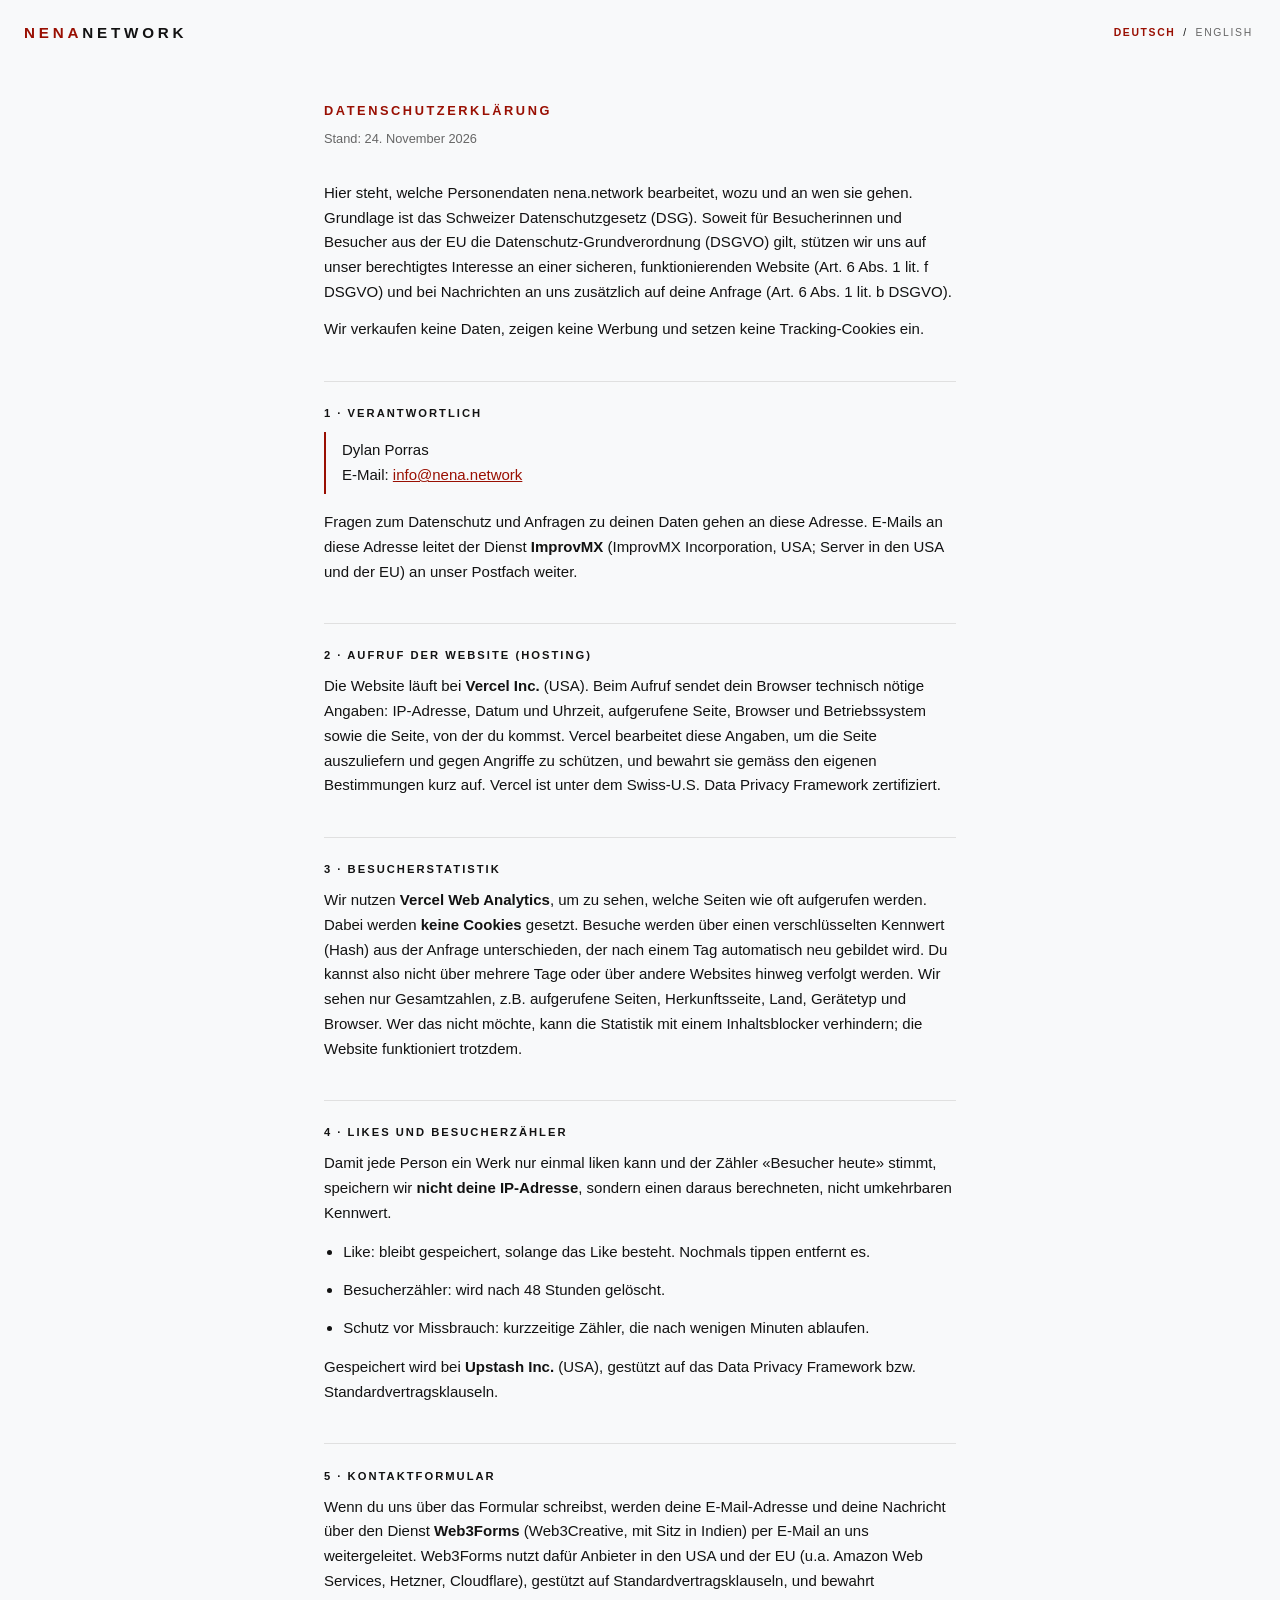
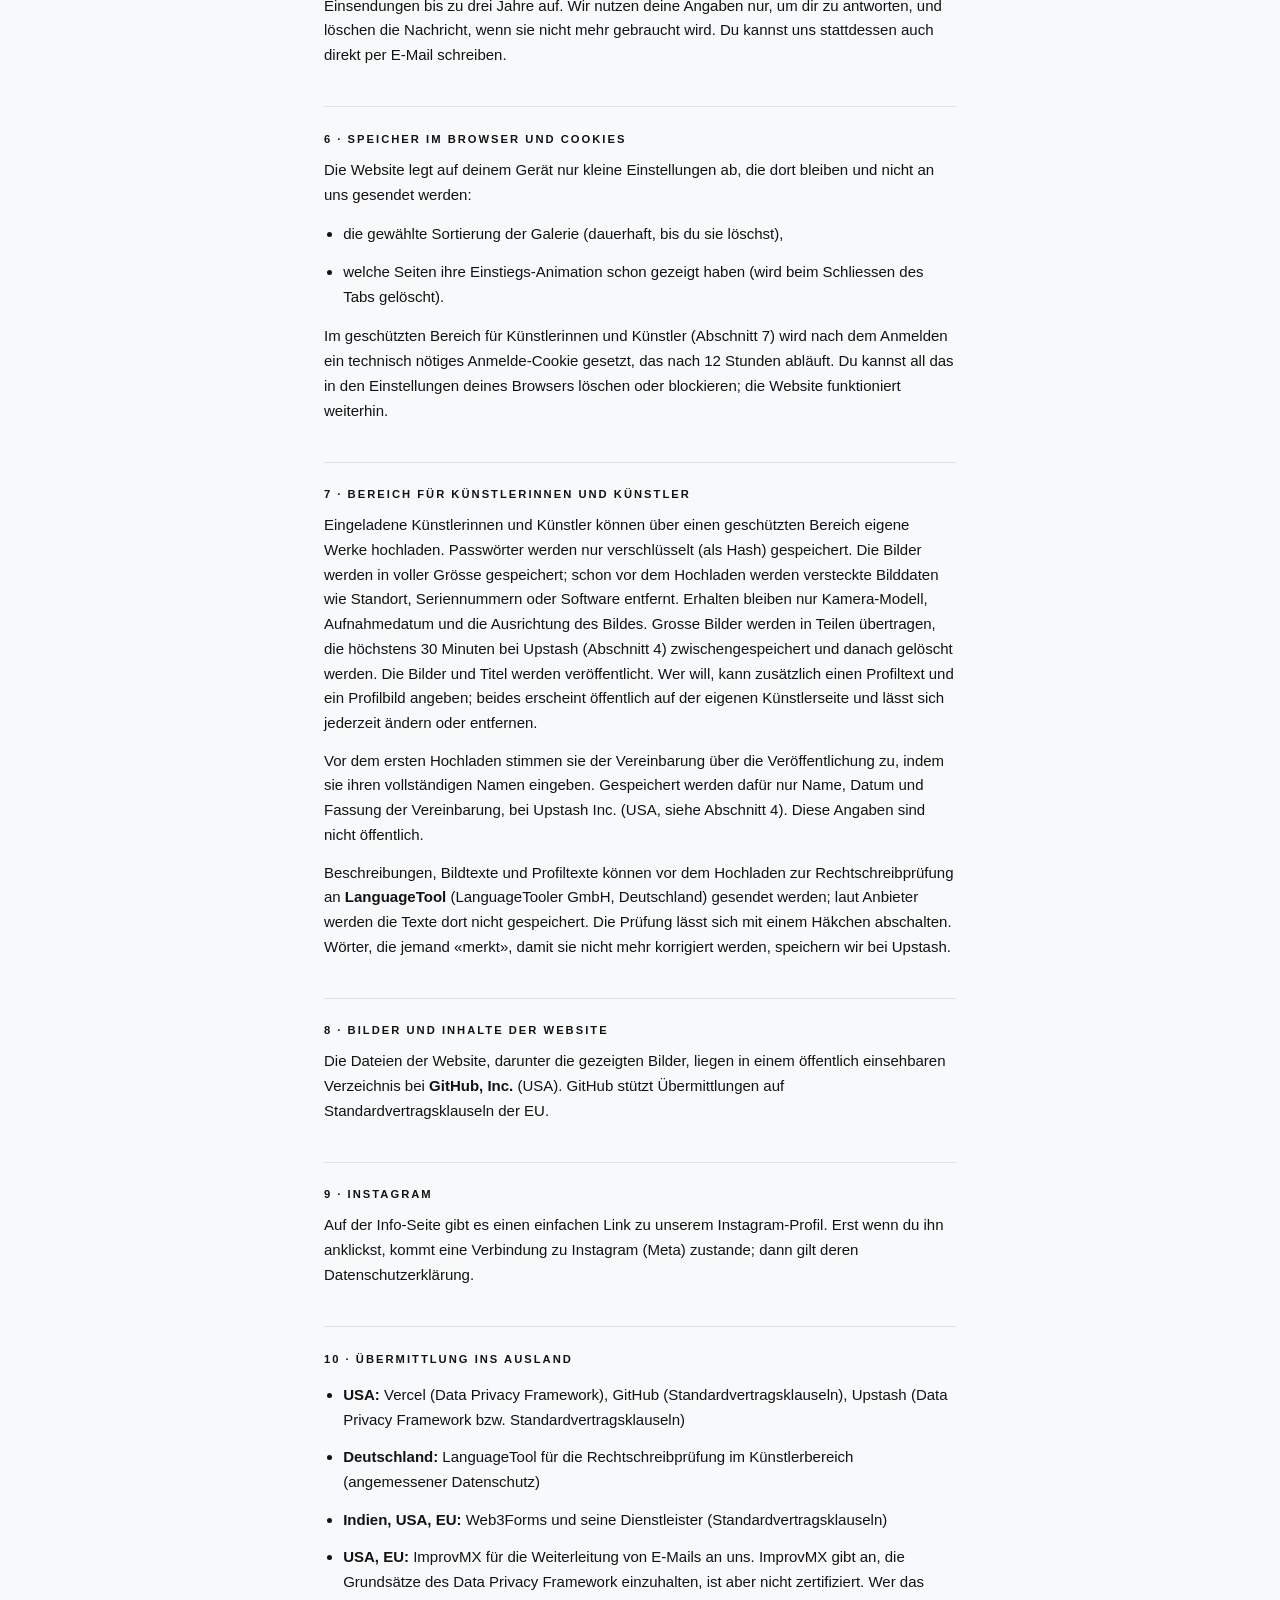
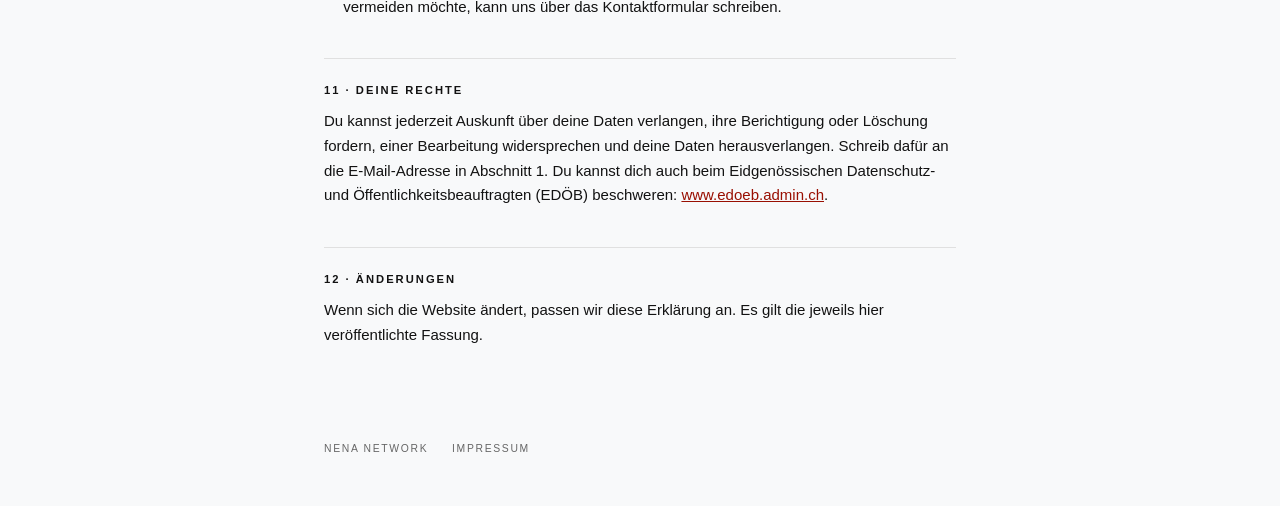
<file: datenschutz.html>
<!DOCTYPE html>
<html lang="de" data-lang="de" data-title-de="Datenschutz – NENA NETWORK" data-title-en="Privacy – NENA NETWORK">
<head>
<meta charset="UTF-8">
<meta name="viewport" content="width=device-width, initial-scale=1.0">
<title>Datenschutz – NENA NETWORK</title>
<link rel="icon" type="image/png" href="/assets/icon.png">
<link rel="stylesheet" href="/assets/legal.css">
</head>
<body>
<header>
    <a class="brand" href="/"><span>NENA</span>NETWORK</a>
    <nav class="langs" aria-label="Sprache / Language">
        <button type="button" data-lang="de">Deutsch</button> /
        <button type="button" data-lang="en">English</button>
    </nav>
</header>

<main>
<!-- ======================= DEUTSCH ======================= -->
<article lang="de">
    <h1>Datenschutzerklärung</h1>
    <p class="stand">Stand: 24. November 2026</p>

    <p>Hier steht, welche Personendaten nena.network bearbeitet, wozu und an wen sie gehen. Grundlage ist das
        Schweizer Datenschutzgesetz (DSG). Soweit für Besucherinnen und Besucher aus der EU die Datenschutz-Grundverordnung
        (DSGVO) gilt, stützen wir uns auf unser berechtigtes Interesse an einer sicheren, funktionierenden Website
        (Art. 6 Abs. 1 lit. f DSGVO) und bei Nachrichten an uns zusätzlich auf deine Anfrage (Art. 6 Abs. 1 lit. b DSGVO).</p>
    <p>Wir verkaufen keine Daten, zeigen keine Werbung und setzen keine Tracking-Cookies ein.</p>

    <h2>1 · Verantwortlich</h2>
    <div class="contact">
        <p>Dylan Porras</p>
        <p data-optional></p>
        <p>E-Mail: <a href="mailto:info@nena.network">info@nena.network</a></p>
    </div>
    <p>Fragen zum Datenschutz und Anfragen zu deinen Daten gehen an diese Adresse. E-Mails an diese Adresse leitet der
        Dienst <b>ImprovMX</b> (ImprovMX Incorporation, USA; Server in den USA und der EU) an unser Postfach weiter.</p>

    <h2>2 · Aufruf der Website (Hosting)</h2>
    <p>Die Website läuft bei <b>Vercel Inc.</b> (USA). Beim Aufruf sendet dein Browser technisch nötige Angaben:
        IP-Adresse, Datum und Uhrzeit, aufgerufene Seite, Browser und Betriebssystem sowie die Seite, von der du kommst.
        Vercel bearbeitet diese Angaben, um die Seite auszuliefern und gegen Angriffe zu schützen, und bewahrt sie
        gemäss den eigenen Bestimmungen kurz auf. Vercel ist unter dem Swiss-U.S. Data Privacy Framework zertifiziert.</p>

    <h2>3 · Besucherstatistik</h2>
    <p>Wir nutzen <b>Vercel Web Analytics</b>, um zu sehen, welche Seiten wie oft aufgerufen werden. Dabei werden
        <b>keine Cookies</b> gesetzt. Besuche werden über einen verschlüsselten Kennwert (Hash) aus der Anfrage
        unterschieden, der nach einem Tag automatisch neu gebildet wird. Du kannst also nicht über mehrere Tage oder
        über andere Websites hinweg verfolgt werden. Wir sehen nur Gesamtzahlen, z.B. aufgerufene Seiten, Herkunftsseite,
        Land, Gerätetyp und Browser. Wer das nicht möchte, kann die Statistik mit einem Inhaltsblocker verhindern;
        die Website funktioniert trotzdem.</p>

    <h2>4 · Likes und Besucherzähler</h2>
    <p>Damit jede Person ein Werk nur einmal liken kann und der Zähler «Besucher heute» stimmt, speichern wir
        <b>nicht deine IP-Adresse</b>, sondern einen daraus berechneten, nicht umkehrbaren Kennwert.</p>
    <ul>
        <li>Like: bleibt gespeichert, solange das Like besteht. Nochmals tippen entfernt es.</li>
        <li>Besucherzähler: wird nach 48 Stunden gelöscht.</li>
        <li>Schutz vor Missbrauch: kurzzeitige Zähler, die nach wenigen Minuten ablaufen.</li>
    </ul>
    <p>Gespeichert wird bei <b>Upstash Inc.</b> (USA), gestützt auf das Data Privacy Framework bzw.
        Standardvertragsklauseln.</p>

    <h2>5 · Kontaktformular</h2>
    <p>Wenn du uns über das Formular schreibst, werden deine E-Mail-Adresse und deine Nachricht über den Dienst
        <b>Web3Forms</b> (Web3Creative, mit Sitz in Indien) per E-Mail an uns weitergeleitet. Web3Forms nutzt dafür
        Anbieter in den USA und der EU (u.a. Amazon Web Services, Hetzner, Cloudflare), gestützt auf
        Standardvertragsklauseln, und bewahrt Einsendungen bis zu drei Jahre auf. Wir nutzen deine Angaben nur, um dir
        zu antworten, und löschen die Nachricht, wenn sie nicht mehr gebraucht wird. Du kannst uns stattdessen auch
        direkt per E-Mail schreiben.</p>

    <h2>6 · Speicher im Browser und Cookies</h2>
    <p>Die Website legt auf deinem Gerät nur kleine Einstellungen ab, die dort bleiben und nicht an uns gesendet werden:</p>
    <ul>
        <li>die gewählte Sortierung der Galerie (dauerhaft, bis du sie löschst),</li>
        <li>welche Seiten ihre Einstiegs-Animation schon gezeigt haben (wird beim Schliessen des Tabs gelöscht).</li>
    </ul>
    <p>Im geschützten Bereich für Künstlerinnen und Künstler (Abschnitt 7) wird nach dem Anmelden ein technisch
        nötiges Anmelde-Cookie gesetzt, das nach 12 Stunden abläuft. Du kannst all das in den Einstellungen deines
        Browsers löschen oder blockieren; die Website funktioniert weiterhin.</p>

    <h2>7 · Bereich für Künstlerinnen und Künstler</h2>
    <p>Eingeladene Künstlerinnen und Künstler können über einen geschützten Bereich eigene Werke hochladen. Passwörter
        werden nur verschlüsselt (als Hash) gespeichert. Die Bilder werden in voller Grösse gespeichert; schon vor dem
        Hochladen werden versteckte Bilddaten wie Standort, Seriennummern oder Software entfernt. Erhalten bleiben nur
        Kamera-Modell, Aufnahmedatum und die Ausrichtung des Bildes. Grosse Bilder werden in Teilen übertragen, die
        höchstens 30 Minuten bei Upstash (Abschnitt 4) zwischengespeichert und danach gelöscht werden. Die Bilder und Titel werden veröffentlicht. Wer will, kann zusätzlich einen Profiltext und ein
        Profilbild angeben; beides erscheint öffentlich auf der eigenen Künstlerseite und lässt sich jederzeit ändern oder
        entfernen.</p>
    <p>Vor dem ersten Hochladen stimmen sie der Vereinbarung über die Veröffentlichung zu, indem sie ihren vollständigen
        Namen eingeben. Gespeichert werden dafür nur Name, Datum und Fassung der Vereinbarung, bei Upstash Inc. (USA, siehe
        Abschnitt 4). Diese Angaben sind nicht öffentlich.</p>
    <p>Beschreibungen, Bildtexte und Profiltexte können vor dem Hochladen zur Rechtschreibprüfung an <b>LanguageTool</b>
        (LanguageTooler GmbH, Deutschland) gesendet werden; laut Anbieter werden die Texte dort nicht gespeichert. Die
        Prüfung lässt sich mit einem Häkchen abschalten. Wörter, die jemand «merkt», damit sie nicht mehr korrigiert
        werden, speichern wir bei Upstash.</p>

    <h2>8 · Bilder und Inhalte der Website</h2>
    <p>Die Dateien der Website, darunter die gezeigten Bilder, liegen in einem öffentlich einsehbaren Verzeichnis bei
        <b>GitHub, Inc.</b> (USA). GitHub stützt Übermittlungen auf Standardvertragsklauseln der EU.</p>

    <h2>9 · Instagram</h2>
    <p>Auf der Info-Seite gibt es einen einfachen Link zu unserem Instagram-Profil. Erst wenn du ihn anklickst, kommt
        eine Verbindung zu Instagram (Meta) zustande; dann gilt deren Datenschutzerklärung.</p>

    <h2>10 · Übermittlung ins Ausland</h2>
    <ul>
        <li><b>USA:</b> Vercel (Data Privacy Framework), GitHub (Standardvertragsklauseln),
            Upstash (Data Privacy Framework bzw. Standardvertragsklauseln)</li>
        <li><b>Deutschland:</b> LanguageTool für die Rechtschreibprüfung im Künstlerbereich (angemessener Datenschutz)</li>
        <li><b>Indien, USA, EU:</b> Web3Forms und seine Dienstleister (Standardvertragsklauseln)</li>
        <li><b>USA, EU:</b> ImprovMX für die Weiterleitung von E-Mails an uns. ImprovMX gibt an, die Grundsätze des
            Data Privacy Framework einzuhalten, ist aber nicht zertifiziert. Wer das vermeiden möchte, kann uns über das
            Kontaktformular schreiben.</li>
    </ul>

    <h2>11 · Deine Rechte</h2>
    <p>Du kannst jederzeit Auskunft über deine Daten verlangen, ihre Berichtigung oder Löschung fordern, einer
        Bearbeitung widersprechen und deine Daten herausverlangen. Schreib dafür an die E-Mail-Adresse in Abschnitt 1.
        Du kannst dich auch beim Eidgenössischen Datenschutz- und Öffentlichkeitsbeauftragten (EDÖB) beschweren:
        <a href="https://www.edoeb.admin.ch" rel="noopener">www.edoeb.admin.ch</a>.</p>

    <h2>12 · Änderungen</h2>
    <p>Wenn sich die Website ändert, passen wir diese Erklärung an. Es gilt die jeweils hier veröffentlichte Fassung.</p>
</article>

<!-- ======================= ENGLISH ======================= -->
<article lang="en">
    <h1>Privacy policy</h1>
    <p class="stand">Last updated: 24 November 2026</p>

    <p>This page explains which personal data nena.network processes, why, and who receives it. It is based on the
        Swiss Federal Act on Data Protection (FADP). Where the EU General Data Protection Regulation (GDPR) applies to
        visitors from the EU, we rely on our legitimate interest in a secure, working website (Art. 6(1)(f) GDPR) and,
        for messages you send us, also on your request (Art. 6(1)(b) GDPR).</p>
    <p>We don't sell data, show ads or use tracking cookies.</p>

    <h2>1 · Who is responsible</h2>
    <div class="contact">
        <p>Dylan Porras</p>
        <p data-optional></p>
        <p>Email: <a href="mailto:info@nena.network">info@nena.network</a></p>
    </div>
    <p>Send questions about privacy and requests about your data to this address. Mail sent to it is forwarded to our
        inbox by the service <b>ImprovMX</b> (ImprovMX Incorporation, USA; servers in the USA and the EU).</p>

    <h2>2 · Visiting the website (hosting)</h2>
    <p>The website runs on <b>Vercel Inc.</b> (USA). When you visit, your browser sends technically necessary
        information: IP address, date and time, the page requested, browser and operating system, and the page you came
        from. Vercel processes this to deliver the site and protect it against attacks, and keeps it briefly under its
        own terms. Vercel is certified under the Swiss-U.S. Data Privacy Framework.</p>

    <h2>3 · Visitor statistics</h2>
    <p>We use <b>Vercel Web Analytics</b> to see which pages are viewed and how often. It sets <b>no cookies</b>.
        Visits are told apart by a scrambled value (hash) derived from the request, which is automatically replaced after
        one day, so you can't be followed across days or across other websites. We only see totals, e.g. pages viewed,
        referring page, country, device type and browser. You can block the statistics with a content blocker; the site
        keeps working.</p>

    <h2>4 · Likes and visitor counter</h2>
    <p>So that each person can like a work only once and the "visitors today" counter is right, we do <b>not store your
        IP address</b>, only a one-way value calculated from it.</p>
    <ul>
        <li>Like: kept as long as the like exists. Tap again to remove it.</li>
        <li>Visitor counter: deleted after 48 hours.</li>
        <li>Abuse protection: short-lived counters that expire after a few minutes.</li>
    </ul>
    <p>Stored with <b>Upstash Inc.</b> (USA), based on the Data Privacy Framework or standard contractual clauses.</p>

    <h2>5 · Contact form</h2>
    <p>If you write to us through the form, your email address and message are forwarded to us by email via
        <b>Web3Forms</b> (Web3Creative, based in India). Web3Forms uses providers in the USA and the EU (including Amazon
        Web Services, Hetzner and Cloudflare) under standard contractual clauses and keeps submissions for up to three
        years. We only use your details to reply and delete the message once it's no longer needed. You can also email
        us directly instead.</p>

    <h2>6 · Browser storage and cookies</h2>
    <p>The site only keeps small settings on your device, which stay there and are not sent to us:</p>
    <ul>
        <li>your chosen gallery sort order (kept until you delete it),</li>
        <li>which pages have already shown their intro animation (deleted when you close the tab).</li>
    </ul>
    <p>In the protected area for artists (section 7), a technically necessary login cookie is set after signing in and
        expires after 12 hours. You can delete or block all of this in your browser settings; the site keeps working.</p>

    <h2>7 · Area for artists</h2>
    <p>Invited artists can upload their own works through a protected area. Passwords are only stored scrambled (as a
        hash). Images are stored at full size; hidden image data such as location, serial numbers or software is removed
        before uploading. Only the camera model, the date taken and the image orientation are kept. Large images are sent
        in parts that are held at Upstash (section 4) for at most 30 minutes and then deleted. The images and titles are published.
        Artists can also add a profile text and a profile picture if they wish; both appear publicly on their own artist
        page and can be changed or removed at any time.</p>
    <p>Before their first upload, they accept the publishing agreement by entering their full name. For this, only the
        name, the date and the version of the agreement are stored, at Upstash Inc. (USA, see section 4). This information
        is not public.</p>
    <p>Before uploading, descriptions, captions and profile texts can be sent to <b>LanguageTool</b> (LanguageTooler
        GmbH, Germany) for a spell check; according to the provider, texts are not stored there. The check can be switched
        off with a checkbox. Words someone chooses to "remember" so they are no longer corrected are stored at Upstash.</p>

    <h2>8 · Images and content of the website</h2>
    <p>The website's files, including the images shown, are stored in a publicly viewable repository at
        <b>GitHub, Inc.</b> (USA). GitHub bases transfers on the EU standard contractual clauses.</p>

    <h2>9 · Instagram</h2>
    <p>The info page has a plain link to our Instagram profile. A connection to Instagram (Meta) is only made when you
        click it; Instagram's privacy policy then applies.</p>

    <h2>10 · Transfers abroad</h2>
    <ul>
        <li><b>USA:</b> Vercel (Data Privacy Framework), GitHub (standard contractual clauses),
            Upstash (Data Privacy Framework or standard contractual clauses)</li>
        <li><b>Germany:</b> LanguageTool for the spell check in the artists' area (adequate data protection)</li>
        <li><b>India, USA, EU:</b> Web3Forms and its providers (standard contractual clauses)</li>
        <li><b>USA, EU:</b> ImprovMX for forwarding email sent to us. ImprovMX states that it follows the Data Privacy
            Framework principles but is not certified. If you'd rather avoid this, you can write to us through the
            contact form.</li>
    </ul>

    <h2>11 · Your rights</h2>
    <p>You can ask at any time what data we hold about you, have it corrected or deleted, object to its processing and
        request a copy. Write to the email address in section 1. You can also complain to the Swiss Federal Data
        Protection and Information Commissioner (FDPIC):
        <a href="https://www.edoeb.admin.ch" rel="noopener">www.edoeb.admin.ch</a>.</p>

    <h2>12 · Changes</h2>
    <p>If the website changes, we update this policy. The version published here applies.</p>
</article>
</main>

<footer>
    <a href="/">NENA NETWORK</a>
    <a href="/impressum" lang="de">Impressum</a>
    <a href="/imprint" lang="en">Imprint</a>
</footer>
<script src="/assets/legal.js"></script>
</body>
</html>
</file>
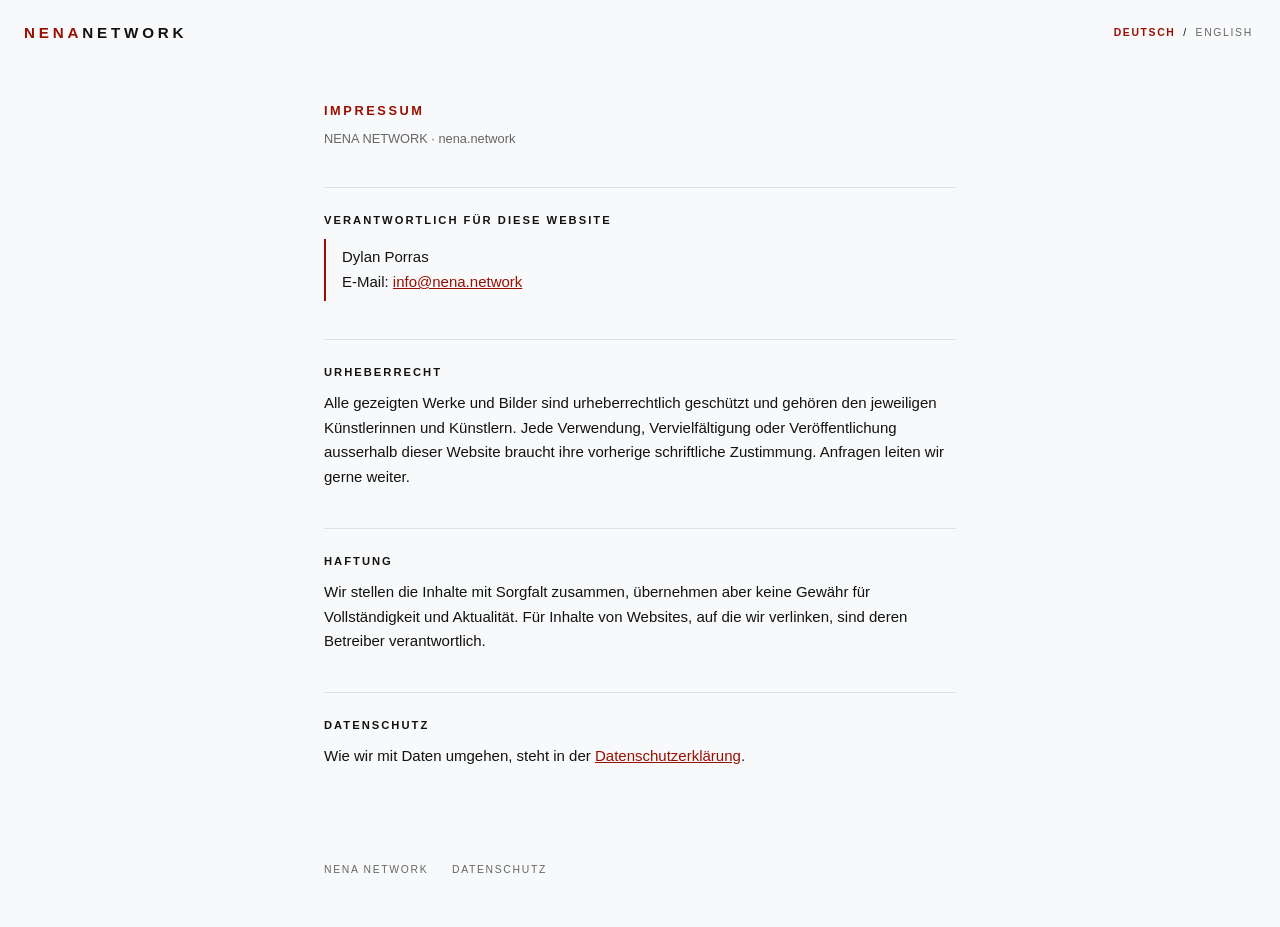
<file: impressum.html>
<!DOCTYPE html>
<html lang="de" data-lang="de" data-title-de="Impressum – NENA NETWORK" data-title-en="Imprint – NENA NETWORK">
<head>
<meta charset="UTF-8">
<meta name="viewport" content="width=device-width, initial-scale=1.0">
<title>Impressum – NENA NETWORK</title>
<link rel="icon" type="image/png" href="/assets/icon.png">
<link rel="stylesheet" href="/assets/legal.css">
</head>
<body>
<header>
    <a class="brand" href="/"><span>NENA</span>NETWORK</a>
    <nav class="langs" aria-label="Sprache / Language">
        <button type="button" data-lang="de">Deutsch</button> /
        <button type="button" data-lang="en">English</button>
    </nav>
</header>

<main>
<!-- ======================= DEUTSCH ======================= -->
<article lang="de">
    <h1>Impressum</h1>
    <p class="stand">NENA NETWORK · nena.network</p>

    <h2>Verantwortlich für diese Website</h2>
    <div class="contact">
        <p>Dylan Porras</p>
        <p data-optional></p>
        <p>E-Mail: <a href="mailto:info@nena.network">info@nena.network</a></p>
    </div>

    <h2>Urheberrecht</h2>
    <p>Alle gezeigten Werke und Bilder sind urheberrechtlich geschützt und gehören den jeweiligen Künstlerinnen und
        Künstlern. Jede Verwendung, Vervielfältigung oder Veröffentlichung ausserhalb dieser Website braucht ihre
        vorherige schriftliche Zustimmung. Anfragen leiten wir gerne weiter.</p>

    <h2>Haftung</h2>
    <p>Wir stellen die Inhalte mit Sorgfalt zusammen, übernehmen aber keine Gewähr für Vollständigkeit und Aktualität.
        Für Inhalte von Websites, auf die wir verlinken, sind deren Betreiber verantwortlich.</p>

    <h2>Datenschutz</h2>
    <p>Wie wir mit Daten umgehen, steht in der <a href="/datenschutz">Datenschutzerklärung</a>.</p>
</article>

<!-- ======================= ENGLISH ======================= -->
<article lang="en">
    <h1>Imprint</h1>
    <p class="stand">NENA NETWORK · nena.network</p>

    <h2>Responsible for this website</h2>
    <div class="contact">
        <p>Dylan Porras</p>
        <p data-optional></p>
        <p>Email: <a href="mailto:info@nena.network">info@nena.network</a></p>
    </div>

    <h2>Copyright</h2>
    <p>All works and images shown are protected by copyright and belong to the respective artists. Any use, copying or
        publication outside this website requires their prior written consent. We're happy to pass on requests.</p>

    <h2>Liability</h2>
    <p>We put the content together with care but can't guarantee that it is complete or up to date. The operators of
        websites we link to are responsible for their content.</p>

    <h2>Privacy</h2>
    <p>How we handle data is explained in the <a href="/privacy">privacy policy</a>.</p>
</article>
</main>

<footer>
    <a href="/">NENA NETWORK</a>
    <a href="/datenschutz" lang="de">Datenschutz</a>
    <a href="/privacy" lang="en">Privacy</a>
</footer>
<script src="/assets/legal.js"></script>
</body>
</html>
</file>
<file: assets/legal.css>
/* Impressum und Datenschutz: gleiche Farben und Schrift wie die Hauptseite */
:root {
    --bg: #f8f9fa;
    --text: #121212;
    --sub: #666666;
    --line: #e0e0e0;
    --red: #990f02;
}
@media (prefers-color-scheme: dark) {
    :root {
        --bg: #0f0f0f;
        --text: #f0f0f0;
        --sub: #8a8a8a;
        --line: #2a2a2a;
    }
}
* { box-sizing: border-box; }
html, body { margin: 0; background: var(--bg); color: var(--text); }
body {
    font-family: -apple-system, BlinkMacSystemFont, "Segoe UI", Roboto, sans-serif;
    font-size: 15px;
    line-height: 1.65;
}
header {
    display: flex;
    align-items: center;
    justify-content: space-between;
    gap: 1rem;
    padding: 1.2rem 1.5rem;
}
.brand {
    color: var(--text);
    text-decoration: none;
    font-weight: 700;
    letter-spacing: 0.25em;
    font-size: 0.95rem;
}
.brand span { color: var(--red); }
.langs { font-size: 0.65rem; letter-spacing: 0.16em; text-transform: uppercase; }
.langs button {
    font: inherit;
    letter-spacing: inherit;
    text-transform: inherit;
    background: none;
    border: none;
    padding: 0.3rem 0.2rem;
    color: var(--sub);
    cursor: pointer;
}
.langs button[aria-pressed="true"] { color: var(--red); font-weight: 700; }
main { max-width: 680px; margin: 0 auto; padding: 1rem 1.5rem 5rem; }
h1 {
    font-size: 0.8rem;
    letter-spacing: 0.2em;
    text-transform: uppercase;
    color: var(--red);
    margin: 1.2rem 0 0.4rem;
}
.stand { color: var(--sub); font-size: 0.8rem; margin: 0 0 2rem; }
h2 {
    font-size: 0.7rem;
    letter-spacing: 0.18em;
    text-transform: uppercase;
    margin: 2.4rem 0 0.6rem;
    padding-top: 1.4rem;
    border-top: 1px solid var(--line);
}
p, li { margin: 0 0 0.8rem; }
ul { padding-left: 1.2rem; }
a { color: var(--red); }
.contact {
    border-left: 2px solid var(--red);
    padding: 0.4rem 0 0.4rem 1rem;
    margin: 0.6rem 0 1rem;
}
.contact p { margin: 0; }
.small { color: var(--sub); font-size: 0.85rem; }
footer {
    max-width: 680px;
    margin: 0 auto;
    padding: 0 1.5rem 3rem;
    font-size: 0.65rem;
    letter-spacing: 0.16em;
    text-transform: uppercase;
}
footer a { color: var(--sub); text-decoration: none; margin-right: 1.2rem; }
footer a:hover { color: var(--red); }
.todo-banner {
    background: var(--red);
    color: #fff;
    padding: 0.7rem 1.5rem;
    font-size: 0.85rem;
    text-align: center;
}
[hidden] { display: none !important; }
html[data-lang="de"] [lang="en"]:not(html),
html[data-lang="en"] [lang="de"]:not(html) { display: none !important; }
</file>
